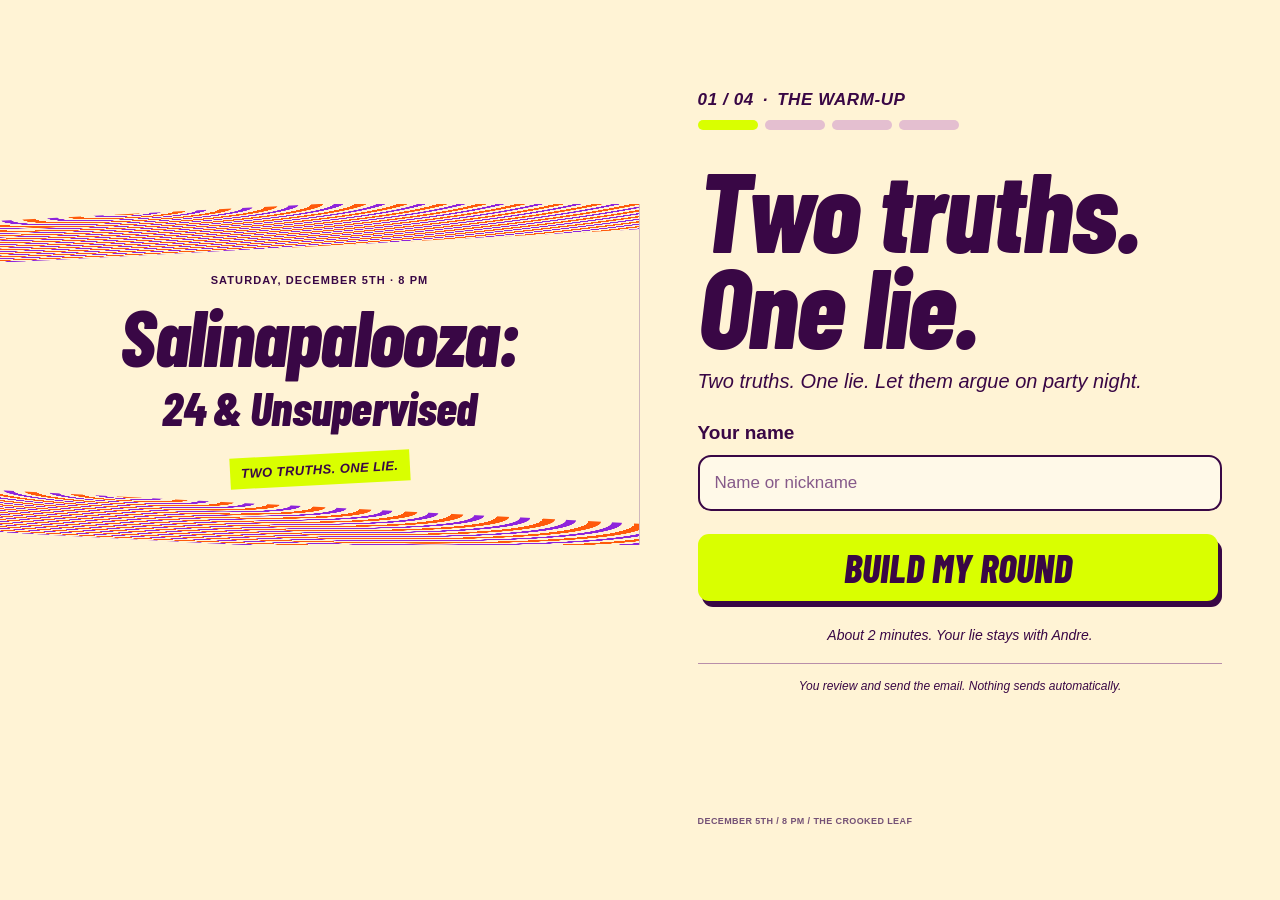
<file: index.html>
<!doctype html>
<html lang="en"><head><meta charset="utf-8"><meta name="viewport" content="width=device-width,initial-scale=1"><meta name="theme-color" content="#fff3d5"><title>Salinapalooza: 24 &amp; Unsupervised</title><meta name="description" content="Two truths. One lie. Send your answers for Salinapalooza: 24 &amp; Unsupervised."><meta property="og:type" content="website"><meta property="og:title" content="2 Truths &amp; A Lie"><meta property="og:description" content="Two truths. One lie. Send yours before party night."><meta property="og:image" content="https://sosathenomad.github.io/salina-lore/assets/links/game-og.png"><meta property="og:image:width" content="1200"><meta property="og:image:height" content="630"><meta property="og:url" content="https://sosathenomad.github.io/salina-lore/"><meta name="twitter:card" content="summary_large_image"><link rel="icon" type="image/png" href="assets/links/game-icon.png"><link rel="apple-touch-icon" href="assets/links/game-icon.png"><link rel="preload" href="assets/BarlowCondensed-ExtraBoldItalic.ttf" as="font" type="font/ttf" crossorigin><link rel="stylesheet" href="style.css?v=20261110-salinapalooza"></head>
<body data-step="0">
<header class="poster-header"><div class="party-hero"><p class="event-kicker">SATURDAY, DECEMBER 5TH · 8 PM</p><h1><span>Salinapalooza:</span><span class="party-subtitle">24 &amp; Unsupervised</span></h1><p class="hero-ribbon">TWO TRUTHS. ONE LIE.</p></div><div class="compact-brand"><a href="./index.html" aria-label="Salinapalooza: 24 &amp; Unsupervised, start again">SALINAPALOOZA</a><span>24 &amp; UNSUPERVISED<br>DECEMBER 5TH</span></div></header>
<main><section class="game-shell" aria-label="Salinapalooza game"><div class="game-top"><span id="round-number">01 / 04</span><span class="separator" aria-hidden="true">·</span><span id="round-label">THE WARM-UP</span></div><div class="progress" aria-hidden="true"><span></span><span></span><span></span><span></span></div><div id="stage"></div><p id="error" class="error" role="alert"></p><nav id="controls" class="controls" aria-label="Game navigation"></nav><p id="round-note" class="round-note">About 2 minutes. Your lie stays with Andre.</p><p class="local-note">You review and send the email. Nothing sends automatically.</p></section></main>
<footer><span>DECEMBER 5TH / 8 PM / THE CROOKED LEAF</span></footer>
<script src="config.js"></script><script src="engine.js?v=20261110-salinapalooza"></script><script src="app.js?v=20261110-natural-copy"></script></body></html>
</file>
<file: style.css>
@font-face{font-family:Ticket;src:url('assets/BarlowCondensed-ExtraBoldItalic.ttf') format('truetype');font-display:swap;font-style:italic;font-weight:800}:root{--paper:#fff3d5;--purple:#390745;--violet:#8e24dc;--lime:#d9ff00;--orange:#ff5a0b;--muted:#745176;--line:#cbb0bf}*{box-sizing:border-box}body{margin:0;background:var(--paper);color:var(--purple);font-family:Arial,Helvetica,sans-serif;overflow-wrap:break-word}button,input,textarea{font:inherit}button,a,input,textarea{touch-action:manipulation}button{cursor:pointer}button:focus-visible,a:focus-visible,input:focus-visible,textarea:focus-visible,summary:focus-visible{outline:3px solid var(--violet);outline-offset:5px}h2:focus{outline:none}.sr-only{position:absolute;width:1px;height:1px;padding:0;margin:-1px;overflow:hidden;clip:rect(0,0,0,0);white-space:nowrap;border:0}.poster-header{max-width:920px;margin:auto}.poster-art{width:100%;aspect-ratio:852/630;overflow:hidden}.poster-art img{display:block;width:100%;height:auto}.compact-brand{display:none}.game-shell{max-width:780px;margin:auto;padding:20px 25px 0}.game-top{display:flex;align-items:center;gap:9px;font-size:15px;line-height:1.3;font-weight:900;font-style:italic;letter-spacing:.6px}.progress{display:flex;gap:7px;margin:9px 0 22px}.progress span{width:46px;height:9px;background:#e4bfd0;border-radius:30px}.progress span.active{background:var(--lime)}#stage{min-width:0}h2{font-family:Ticket,'Arial Narrow',Impact,sans-serif;font-weight:800;font-style:italic;font-size:70px;line-height:.92;letter-spacing:-1.3px;margin:0 0 14px}body[data-step="0"] h2{font-size:clamp(64px,20vw,145px);line-height:.86;letter-spacing:-2px;max-width:620px;margin:28px 0 16px}body[data-step="0"] h2 span{display:block}.hint{font-size:16px;line-height:1.5;color:var(--purple);margin:0 0 20px}body[data-step="0"] .hint{font-size:20px;line-height:1.25;font-style:italic;max-width:650px;margin-bottom:27px}.field{display:flex;align-items:center;justify-content:space-between;font-size:19px;line-height:1.3;font-weight:800;margin:20px 0 9px}.field small{font-size:11px;font-weight:500;color:var(--muted)}input,textarea{display:block;width:100%;border:2px solid var(--purple);border-radius:13px;background:#fff9e8;color:var(--purple);padding:14px 15px;font-size:17px;line-height:1.4}input{height:56px}textarea{resize:vertical;min-height:125px}input::placeholder,textarea::placeholder{color:#865a8a;opacity:1}.statement-input{height:90px;min-height:90px}input:focus,textarea:focus{background:#fffdf4}.controls{display:flex;gap:11px;flex-wrap:wrap;align-items:center;margin-top:23px}.primary,.secondary,.quiet{border:0;min-height:48px;padding:12px 17px;border-radius:11px}.primary{font-family:Ticket,'Arial Narrow',Impact,sans-serif;font-weight:800;font-style:italic;font-size:35px;line-height:1;background:var(--lime);color:var(--purple);box-shadow:4px 6px 0 var(--purple);width:100%;min-height:67px;order:0;margin:0 4px 8px 0}.primary:hover{background:#e5ff48}.primary:active{transform:translate(2px,2px);box-shadow:2px 4px 0 var(--purple)}.secondary{font-size:13px;font-weight:700;color:var(--purple);background:transparent;border:1px solid #a776a5;order:1;flex:1}.secondary:hover{background:#f1e3ca}.quiet{background:transparent;color:var(--muted);font-size:13px;text-decoration:underline;text-underline-offset:3px;order:2;padding:8px 4px;min-height:44px}.edit-action{order:2;flex:1;text-align:left}.replay-action{order:3;flex:1;text-align:right}.back-action{order:1}.skip-action{margin-left:auto;order:2}.round-note{font-size:14px;font-style:italic;line-height:1.5;text-align:center;margin:16px 0 17px}.local-note{border-top:1px solid #b88eaa;padding:13px 0 6px;font-size:12px;line-height:1.5;font-style:italic;text-align:center;margin:0}.error{padding:12px 14px;border-left:4px solid #a62613;background:#ffe1bb;color:#6e170e;font-size:14px;line-height:1.5;margin:16px 0 0}.error:empty{display:none}.badge{display:inline-block;background:var(--lime);font-size:11px;font-weight:900;font-style:italic;padding:8px 11px;margin:0 0 17px;letter-spacing:.8px}.choices{display:grid;gap:10px;margin:18px 0}.choice{display:flex;gap:12px;align-items:flex-start;width:100%;border:2px solid var(--purple);border-radius:12px;padding:16px 14px;color:var(--purple);background:#fff9e8;font-size:16px;line-height:1.5;text-align:left;min-height:62px;overflow-wrap:anywhere}.choice .bullet{font-family:Ticket,Impact,sans-serif;font-size:24px;line-height:1.1;font-weight:800;font-style:italic;flex-shrink:0;min-width:23px}.choice>span:last-child{min-width:0}.choice[aria-pressed=true]{background:var(--lime);box-shadow:3px 4px 0 var(--purple)}.consent{display:flex;gap:11px;align-items:flex-start;margin:23px 0;color:var(--purple);font-size:13px;line-height:1.6}.consent input{width:22px;height:22px;flex-shrink:0;margin:0;accent-color:var(--purple)}.email-review{border-top:1px solid var(--line);border-bottom:1px solid var(--line);padding:13px 0;margin:17px 0;font-size:13px}.email-review summary{cursor:pointer;font-weight:700;line-height:1.5}.email-review pre{font:12px/1.6 Arial,Helvetica,sans-serif;white-space:pre-wrap;overflow-wrap:anywhere;max-height:280px;overflow:auto;padding:12px 0;color:var(--purple)}.saved{font-size:14px;line-height:1.6;padding:14px;border:1px solid #7b8c00;background:#eef6ad}.submission-help{font-size:12px;color:var(--muted);line-height:1.6;margin:15px 0}.submission-help a{color:inherit}footer{max-width:780px;margin:16px auto 0;padding:16px 25px 23px;display:flex;justify-content:space-between;gap:15px;font-size:9px;line-height:1.6;font-weight:700;letter-spacing:.4px;color:var(--muted)}body:not([data-step="0"]) .poster-art{display:none}body:not([data-step="0"]) .compact-brand{display:flex;justify-content:space-between;align-items:center;padding:16px 25px;border-bottom:2px solid var(--purple);background:var(--lime)}.compact-brand a{font-family:Ticket,Impact,sans-serif;font-style:italic;font-size:31px;line-height:1;color:var(--purple);text-decoration:none}.compact-brand span{font-size:9px;font-weight:900;letter-spacing:.5px}body:not([data-step="0"]) .game-shell{padding-top:25px}body:not([data-step="0"]) .progress{margin-bottom:27px}body[data-step="4"] .game-top{font-size:12px}body[data-step="4"] h2{font-size:55px}body:not([data-step="0"]) .round-note{display:none}@media(min-width:760px){body{display:grid;grid-template-columns:minmax(0,1fr) minmax(0,1fr);max-width:1500px;margin:auto;min-height:100vh;align-items:center}.poster-header{width:100%;align-self:stretch;display:flex;align-items:center;border-right:1px solid #d0b7bd}.poster-art{width:100%;aspect-ratio:852/800;max-height:800px}.poster-art img{width:100%}.game-shell{padding:40px 9% 0;max-width:760px}.game-top{font-size:17px}.progress span{width:60px;height:10px}body[data-step="0"] h2{font-size:clamp(78px,8.8vw,132px);margin-top:30px}.hint{font-size:17px}.field{font-size:19px}.primary{font-size:39px}footer{grid-column:2;max-width:760px;width:100%;padding-left:9%;padding-right:9%;margin-top:0}body:not([data-step="0"]) .poster-art{display:block;max-height:none;aspect-ratio:852/630}body:not([data-step="0"]) .compact-brand{display:none}body:not([data-step="0"]) .game-shell{padding-top:40px}h2{font-size:75px}body[data-step="4"] h2{font-size:64px}}@media(max-width:420px){.game-shell{padding-left:23px;padding-right:23px}body[data-step="0"] h2{font-size:20vw;line-height:.91;margin-top:24px;margin-bottom:13px}body[data-step="0"] .hint{font-size:19px;margin-bottom:24px}.game-top{font-size:13px}.field{font-size:18px}.round-note{font-size:13px}.local-note{font-size:12px}h2{font-size:62px}.poster-art{aspect-ratio:852/630}.compact-brand a{font-size:29px}.compact-brand span{font-size:8px}.primary{font-size:32px}.controls{gap:10px}footer{font-size:8px}footer span:first-child{display:none}footer span:last-child{width:100%;text-align:center}}@media(prefers-reduced-motion:reduce){*{scroll-behavior:auto!important;transition:none!important;animation:none!important}}

@media(max-width:420px){body[data-step="0"] h2{font-size:23.3vw;line-height:.88}.primary{font-size:43px}}
@media(max-width:759px){body[data-step="0"] h2{margin-top:0;margin-bottom:5px}body[data-step="0"] .hint{margin-bottom:18px}body[data-step="0"] .controls{margin-top:20px}body[data-step="0"] footer{display:none}}
@media(max-width:759px){body[data-step="0"] .game-shell{padding-top:16px}body[data-step="0"] .progress{margin-top:4px;margin-bottom:12px}body[data-step="0"] h2{line-height:.83}}
.controls .secondary{flex:1 1 calc(50% - 6px)}.controls .edit-action,.controls .replay-action{flex:1 1 calc(50% - 6px)}
@media(min-width:760px){.poster-art{aspect-ratio:852/630;max-height:none}}

/* Salinapalooza branding: editable HTML, decorative optical bands only. */
.party-hero{position:relative;isolation:isolate;width:100%;padding:48px 23px 38px;overflow:hidden;background:var(--paper);text-align:center}.party-hero::before,.party-hero::after{content:"";position:absolute;z-index:-1;left:-10%;width:120%;height:42px;background:repeating-radial-gradient(ellipse at 25% 0%,var(--orange) 0 12px,var(--paper) 13px 23px,var(--violet) 24px 33px,var(--paper) 34px 46px)}.party-hero::before{top:0;transform:rotate(-3deg)}.party-hero::after{bottom:-4px;transform:rotate(3deg)}.event-kicker{font-size:10px;font-weight:900;letter-spacing:1.1px;margin:0 0 12px}.party-hero h1{font-family:Ticket,Impact,'Arial Narrow',sans-serif;font-style:italic;font-weight:800;line-height:.91;letter-spacing:-1.7px;font-size:clamp(46px,13.3vw,94px);margin:0 0 20px;color:var(--purple)}.party-hero h1 span{display:block}.party-hero .party-subtitle{font-size:.59em;letter-spacing:-.7px;line-height:1.12;margin-top:9px}.hero-ribbon{position:relative;display:inline-block;padding:8px 11px;margin:0;transform:rotate(-3deg);color:var(--purple);background:var(--lime);font-size:10px;font-weight:900;font-style:italic;letter-spacing:.4px}body:not([data-step="0"]) .party-hero{display:none}.compact-brand a{font-size:25px}.compact-brand span{text-align:right;line-height:1.4;font-size:8px}@media(min-width:760px){.party-hero{padding:70px 25px 60px}.party-hero h1{font-size:clamp(64px,6.3vw,94px)}.party-hero .event-kicker{font-size:11px}.hero-ribbon{font-size:13px}body:not([data-step="0"]) .party-hero{display:block}}@media(max-width:759px){body[data-step="0"] .game-shell{padding-top:20px}}
</file>
